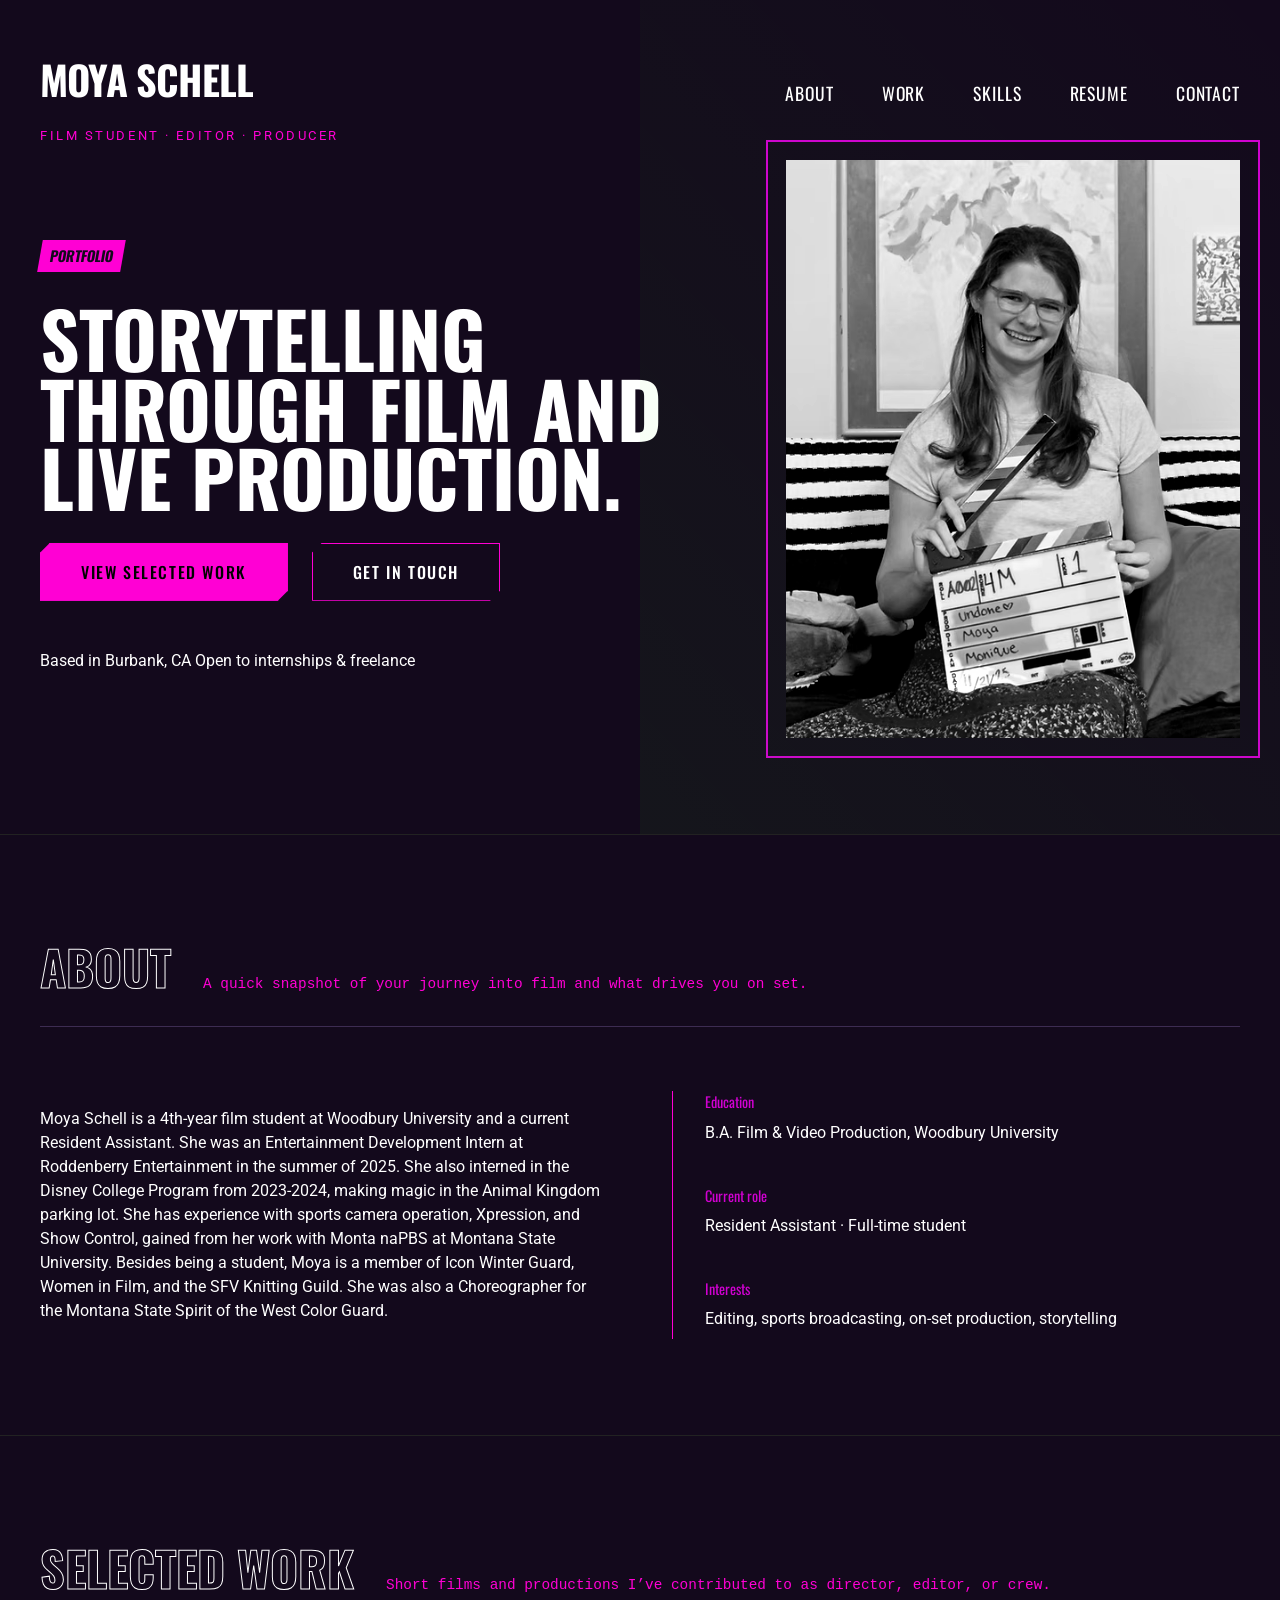
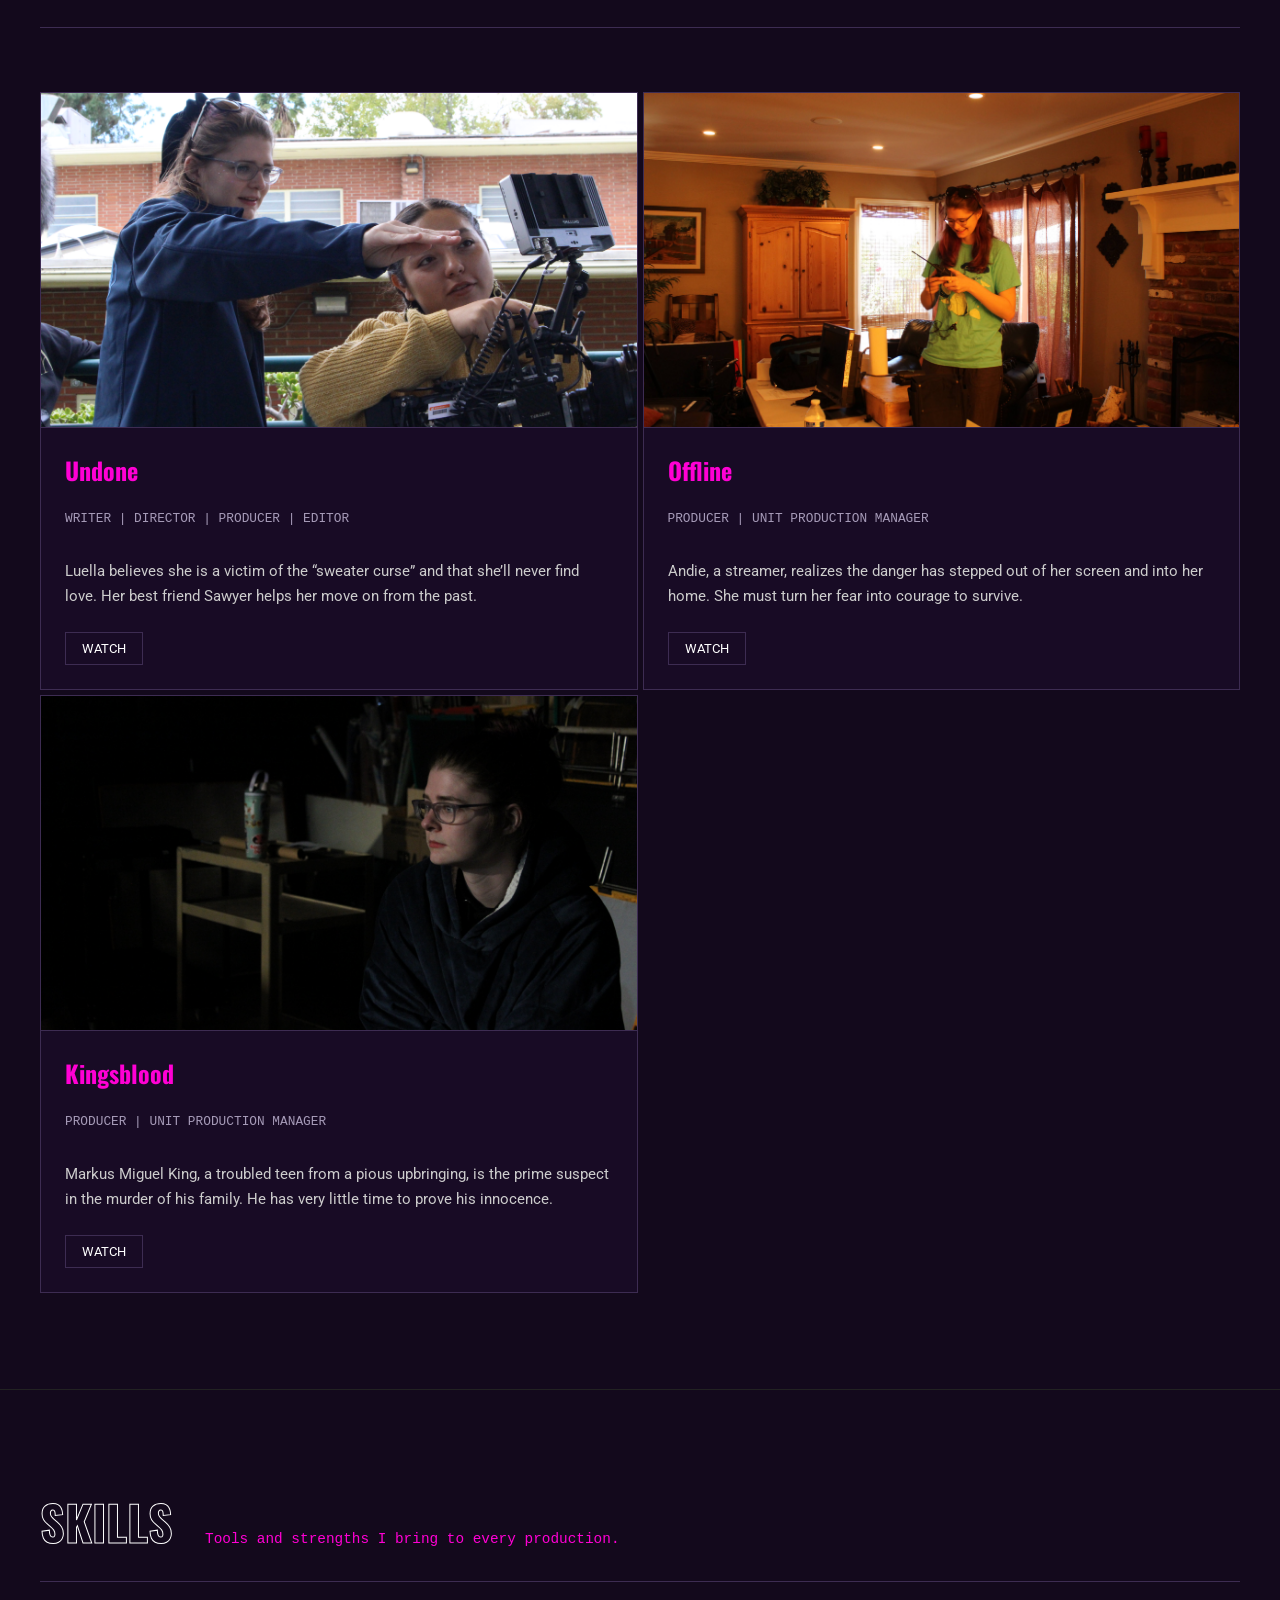
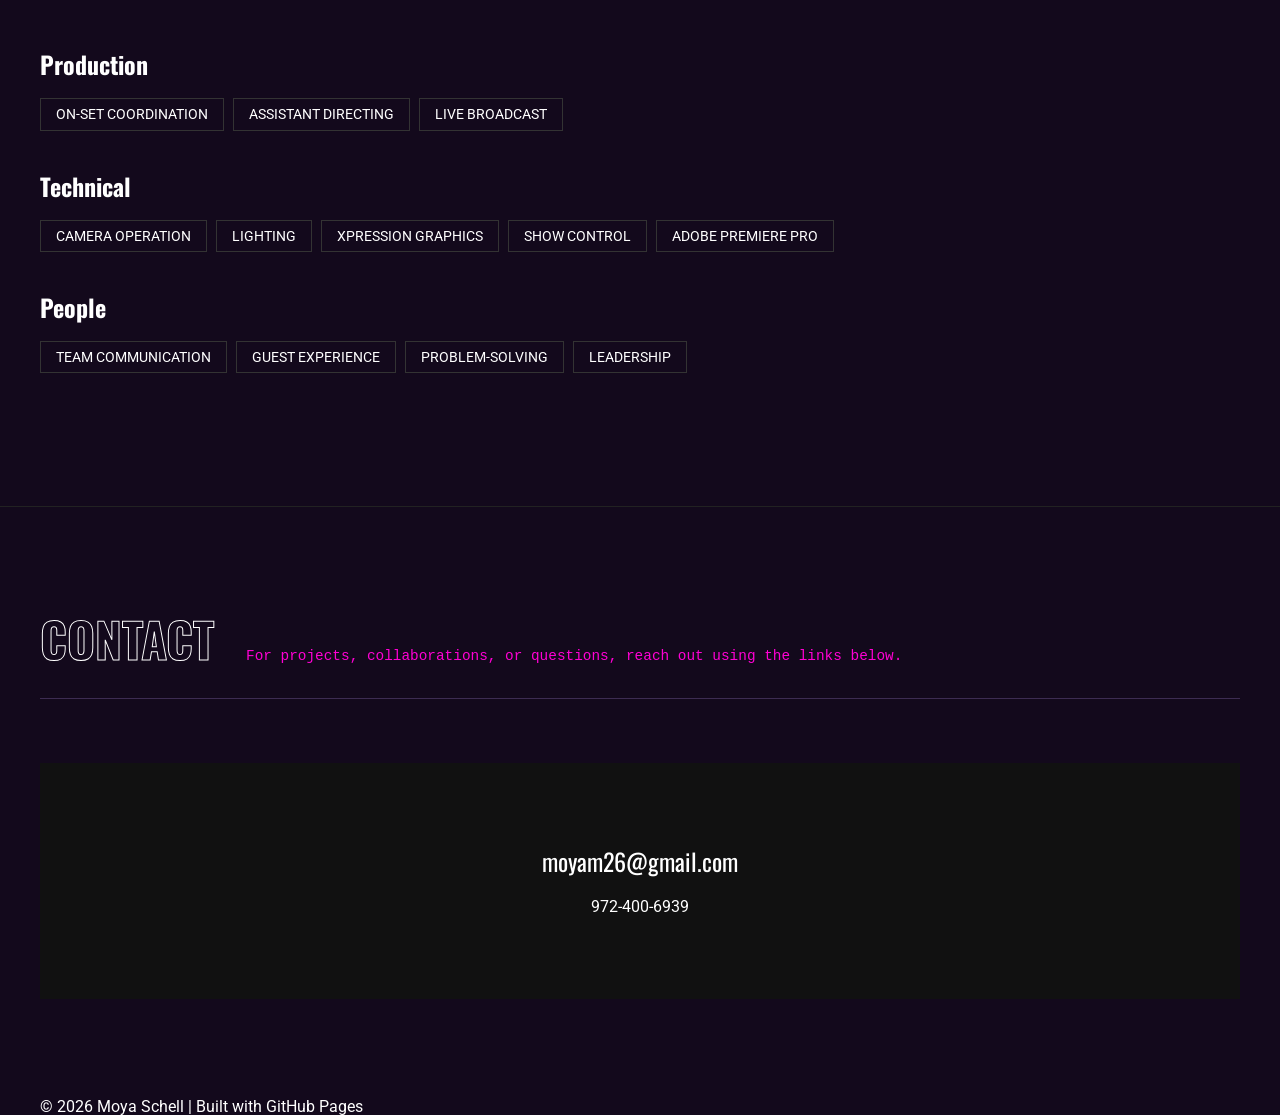
<file: index.html>
<!DOCTYPE html>
<html lang="en">

<head>
  <meta charset="UTF-8" />
  <meta name="viewport" content="width=device-width, initial-scale=1" />
  <title>Moya Schell | Film & Production</title>
  <meta name="description"
    content="Portfolio of Moya Schell, film student and production professional specializing in editing, camera work, and on-set production." />
  <link rel="stylesheet" href="styles.css" />
  <link rel="preconnect" href="https://fonts.googleapis.com">
  <link rel="preconnect" href="https://fonts.gstatic.com" crossorigin>
  <link
    href="https://fonts.googleapis.com/css2?family=Oswald:wght@500;700&family=Roboto:wght@300;400;500;700&display=swap"
    rel="stylesheet">
</head>

<body>
  <header class="site-header" id="top">
    <div class="container header-inner">
      <div class="brand-block">
        <div class="brand-initials">MS</div>
        <div class="brand-text">
          <h1 class="brand-name">Moya Schell</h1>
          <p class="brand-tagline">Film Student · Editor · Producer</p>
        </div>
      </div>
      <nav class="nav">
        <button class="nav-toggle" aria-label="Toggle navigation">
          <span></span><span></span>
        </button>
        <ul class="nav-links">
          <li><a href="#about">About</a></li>
          <li><a href="#projects">Work</a></li>
          <li><a href="#skills">Skills</a></li>
          <li><a href="#resume">Resume</a></li>
          <li><a href="#contact">Contact</a></li>
        </ul>
      </nav>
    </div>
  </header>

  <main>
    <!-- Hero -->
    <section class="hero">
      <div class="container hero-inner">
        <div class="hero-text">
          <p class="eyebrow">Portfolio</p>
          <h2>Storytelling through film and live production.</h2>
          <div class="hero-actions">
            <a href="#projects" class="btn primary">View Selected Work</a>
            <a href="#contact" class="btn ghost">Get in Touch</a>
          </div>
          <div class="hero-meta">
            <span>Based in Burbank, CA</span>
            <span>Open to internships & freelance</span>
          </div>
        </div>
        <div class="hero-image">
          <!-- Replace src with an exported headshot or still frame -->
          <div class="hero-photo-frame">
            <img src="assets/moya-headshot.jpg" alt="Moya Schell" />
          </div>
        </div>
      </div>
    </section>

    <!-- About -->
    <section class="section" id="about">
      <div class="container">
        <div class="section-header">
          <h3>About</h3>
          <p>A quick snapshot of your journey into film and what drives you on set.</p>
        </div>
        <div class="grid-2">
          <div>
            <p>
              Moya Schell is a 4th-year film student at Woodbury University and a current Resident Assistant. She was an
              Entertainment Development Intern at Roddenberry Entertainment in the summer of 2025. She also interned in
              the Disney College Program from 2023-2024, making magic in the Animal Kingdom parking lot. She has
              experience
              with sports camera operation, Xpression, and Show Control, gained from her work with Monta naPBS at
              Montana
              State University.

              Besides being a student, Moya is a member of Icon Winter Guard, Women in Film, and the SFV Knitting Guild.
              She was also a Choreographer for the Montana State Spirit of the West Color Guard.
            </p>
          </div>
          <div class="about-meta">
            <div class="meta-item">
              <span class="meta-label">Education</span>
              <span class="meta-value">B.A. Film & Video Production, Woodbury University</span>
            </div>
            <div class="meta-item">
              <span class="meta-label">Current role</span>
              <span class="meta-value">Resident Assistant · Full-time student</span>
            </div>
            <div class="meta-item">
              <span class="meta-label">Interests</span>
              <span class="meta-value">Editing, sports broadcasting, on-set production, storytelling</span>
            </div>
          </div>
        </div>
      </div>
    </section>

    <!-- Experience -->
    <!--section class="section alt" id="experience">
      <div class="container">
        <div class="section-header">
          <h3>Experience</h3>
          <p>Professional and on‑set roles that shaped how I work with crews and audiences.</p>
        </div>

        <div class="timeline">
          <article class="timeline-item">
            <div class="timeline-meta">
              <span class="timeline-title">Resident Assistant</span>
              <span class="timeline-org">Woodbury University</span>
            </div>
            <div class="timeline-body">
              <span class="timeline-dates">Jan 2025 – Present</span>
              <p>
                Insert 2–3 bullet‑style sentences about leadership, conflict resolution,
                community building, and event planning relevant to production.
              </p>
            </div>
          </article>

          <article class="timeline-item">
            <div class="timeline-meta">
              <span class="timeline-title">Video Production Assistant</span>
              <span class="timeline-org">MontanaPBS / ESPN+</span>
            </div>
            <div class="timeline-body">
              <span class="timeline-dates">Nov 2021 – Dec 2022</span>
              <p>
                Describe work on live sports broadcasts: camera operation, graphics (Xpression),
                research, and collaborating with the control room under time pressure.
              </p>
            </div>
          </article>

          <article class="timeline-item">
            <div class="timeline-meta">
              <span class="timeline-title">Parking Operations</span>
              <span class="timeline-org">Walt Disney World</span>
            </div>
            <div class="timeline-body">
              <span class="timeline-dates">Jan 2023 – Jan 2024</span>
              <p>
                Highlight guest interaction, safety, communication, and working in a
                fast‑paced environment that translates well to film sets.
              </p>
            </div>
          </article>

        </div>
      </div>
    </section-->

    <!-- Projects / Work -->
    <section class="section" id="projects">
      <div class="container">
        <div class="section-header">
          <h3>Selected Work</h3>
          <p>Short films and productions I’ve contributed to as director, editor, or crew.</p>
        </div>

        <div class="projects-grid">
          <!-- Undone -->
          <article class="project-card">
            <div class="project-thumb">
              <img src="assets/undone.jpg" alt="Undone - Film Still" />
            </div>
            <div class="project-body">
              <h4>Undone</h4>
              <p class="project-role">Writer | Director | Producer | Editor</p>
              <p class="project-description">
                Luella believes she is a victim of the “sweater curse” and that she’ll never find love. Her best friend
                Sawyer helps her move on from the past.
              </p>
              <div class="project-links">
                <a href="#">Watch</a>
              </div>
            </div>
          </article>

          <!-- Offline -->
          <article class="project-card">
            <div class="project-thumb">
              <img src="assets/offline.jpg" alt="Offline - Film Still" />
            </div>
            <div class="project-body">
              <h4>Offline</h4>
              <p class="project-role">Producer | Unit Production Manager</p>
              <p class="project-description">
                Andie, a streamer, realizes the danger has stepped out of her screen and into her home. She must turn
                her
                fear into courage to survive.
              </p>
              <div class="project-links">
                <a href="#">Watch</a>
              </div>
            </div>
          </article>

          <!-- Kingsblood -->
          <article class="project-card">
            <div class="project-thumb">
              <img src="assets/kingsblood.jpg" alt="Kingsblood - Film Still" />
            </div>
            <div class="project-body">
              <h4>Kingsblood</h4>
              <p class="project-role">Producer | Unit Production Manager</p>
              <p class="project-description">
                Markus Miguel King, a troubled teen from a pious upbringing, is the prime suspect in the murder of his
                family. He has very little time to prove his innocence.
              </p>
              <div class="project-links">
                <a href="#">Watch</a>
              </div>
            </div>
          </article>
        </div>
      </div>
    </section>

    <!-- Skills -->
    <section class="section alt" id="skills">
      <div class="container">
        <div class="section-header">
          <h3>Skills</h3>
          <p>Tools and strengths I bring to every production.</p>
        </div>
        <div class="grid-3">
          <div class="pill-group">
            <h4>Production</h4>
            <div class="pill-row">
              <span class="pill">On‑set coordination</span>
              <span class="pill">Assistant directing</span>
              <span class="pill">Live broadcast</span>
            </div>
          </div>
          <div class="pill-group">
            <h4>Technical</h4>
            <div class="pill-row">
              <span class="pill">Camera operation</span>
              <span class="pill">Lighting</span>
              <span class="pill">Xpression graphics</span>
              <span class="pill">Show Control</span>
              <span class="pill">Adobe Premiere Pro</span>
            </div>
          </div>
          <div class="pill-group">
            <h4>People</h4>
            <div class="pill-row">
              <span class="pill">Team communication</span>
              <span class="pill">Guest experience</span>
              <span class="pill">Problem‑solving</span>
              <span class="pill">Leadership</span>
            </div>
          </div>
        </div>
      </div>
    </section>

    <!-- Contact -->
    <section class="section" id="contact">
      <div class="container">
        <div class="section-header">
          <h3>Contact</h3>
          <p>For projects, collaborations, or questions, reach out using the links below.</p>
        </div>
        <div class="contact-grid">
          <div>
          </div>
          <div class="contact-details">
            <a href="mailto:moyam26@gmail.com" class="contact-link">moyam26@gmail.com</a>
            <p>972-400-6939</p>
          </div>
        </div>
      </div>
    </section>
  </main>

  <footer class="site-footer">
    <div class="container footer-inner">
      <span>© <span id="year"></span> Moya Schell</span>
      <span> | Built with GitHub Pages</span>
    </div>
  </footer>

  <script src="scripts.js"></script>
</body>

</html>
</file>
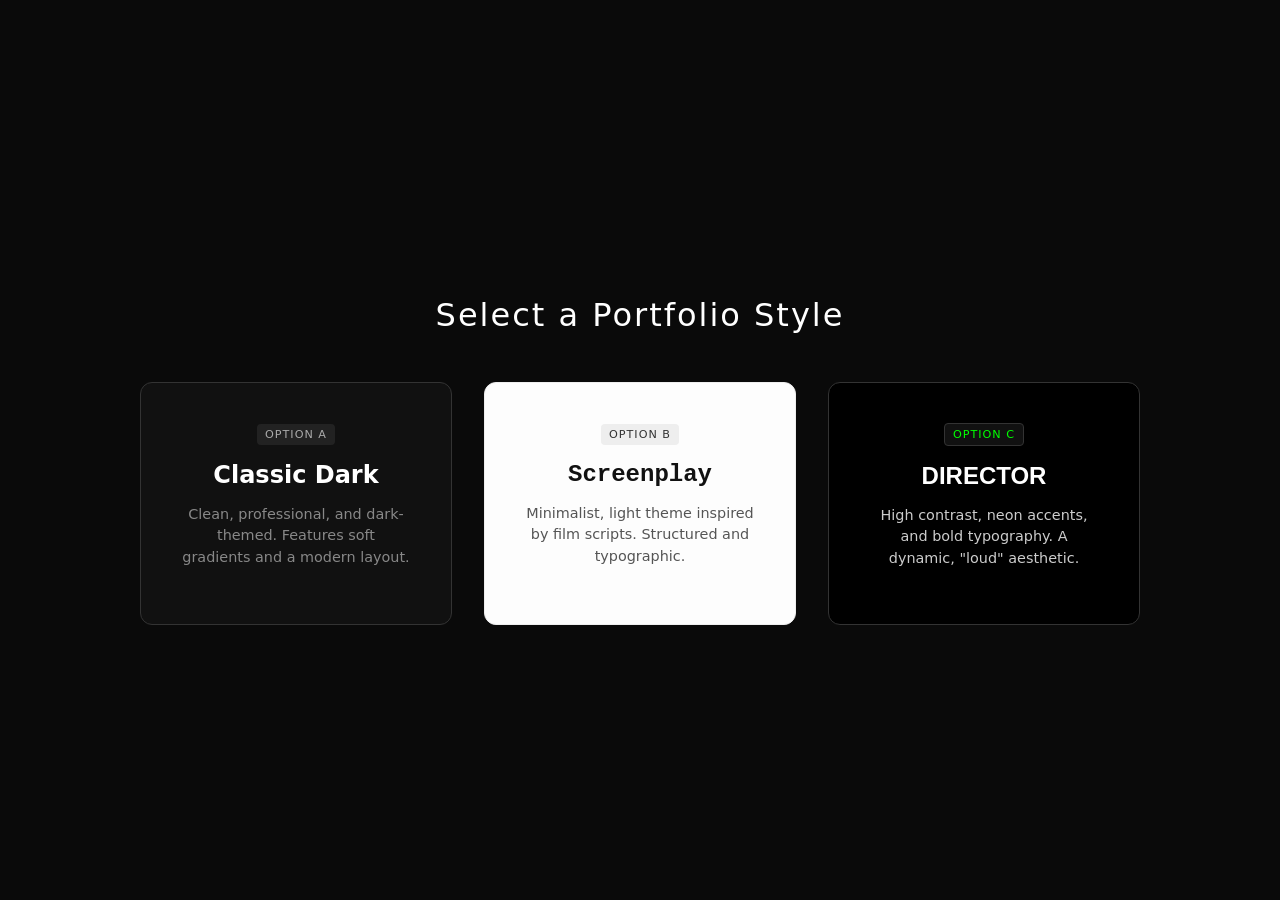
<file: menu.html>
<!DOCTYPE html>
<html lang="en">

<head>
  <meta charset="UTF-8">
  <meta name="viewport" content="width=device-width, initial-scale=1.0">
  <title>Portfolio Concepts | Moya Schell</title>
  <style>
    body {
      margin: 0;
      background: #0a0a0a;
      color: white;
      font-family: system-ui, -apple-system, sans-serif;
      display: flex;
      flex-direction: column;
      align-items: center;
      justify-content: center;
      min-height: 100vh;
      text-align: center;
    }

    h1 {
      margin-bottom: 3rem;
      font-weight: 300;
      letter-spacing: 2px;
    }

    .grid {
      display: grid;
      grid-template-columns: repeat(auto-fit, minmax(280px, 1fr));
      gap: 2rem;
      width: min(1000px, 100% - 4rem);
    }

    .card {
      display: block;
      padding: 2.5rem;
      text-decoration: none;
      border: 1px solid #333;
      border-radius: 12px;
      transition: all 0.2s ease;
      background: #111;
    }

    .card:hover {
      transform: translateY(-5px);
      border-color: #777;
      background: #1a1a1a;
    }

    h2 {
      margin: 0 0 0.5rem;
      font-size: 1.5rem;
      color: #fff;
    }

    p {
      color: #888;
      font-size: 0.9rem;
      line-height: 1.5;
    }

    .tag {
      display: inline-block;
      font-size: 0.7rem;
      text-transform: uppercase;
      letter-spacing: 1px;
      padding: 4px 8px;
      border-radius: 4px;
      margin-bottom: 1rem;
      background: #222;
      color: #aaa;
    }
  </style>
</head>

<body>

  <h1>Select a Portfolio Style</h1>

  <div class="grid">
    <a href="portfolio-a.html" class="card">
      <span class="tag">Option A</span>
      <h2>Classic Dark</h2>
      <p>Clean, professional, and dark-themed. Features soft gradients and a modern layout.</p>
    </a>

    <a href="portfolio-b.html" class="card" style="background: #fdfdfd; border-color: #eee;">
      <span class="tag" style="background:#eee; color:#333;">Option B</span>
      <h2 style="color: #111; font-family: 'Courier New', monospace;">Screenplay</h2>
      <p style="color: #555;">Minimalist, light theme inspired by film scripts. Structured and typographic.</p>
    </a>

    <a href="portfolio-c.html" class="card" style="background: #000; border: 1px solid #333;">
      <span class="tag" style="background:#111; color:#0f0; border:1px solid #333;">Option C</span>
      <h2 style="color: #fff; font-family: 'Impact', sans-serif; text-transform: uppercase;">Director</h2>
      <p style="color: #ccc;">High contrast, neon accents, and bold typography. A dynamic, "loud" aesthetic.</p>
    </a>
  </div>

</body>

</html>
</file>
<file: styles.css>
:root {
  --bg: #13091c;
  /* Dark Purple */
  --bg-alt: #1e0e2e;
  /* Slightly lighter purple */
  --text: #ffffff;
  --accent: #ff00d4;
  /* Neon Pink */
  --accent-secondary: #d100d1;
  /* Magenta/Purple Accent */
  --muted: #a69bb8;
  --border: #3d2c52;
  --nav-height: 90px;
}

/* Reset / base */
*,
*::before,
*::after {
  box-sizing: border-box;
}

html {
  scroll-behavior: smooth;
}

body {
  margin: 0;
  font-family: "Roboto", sans-serif;
  background: var(--bg);
  color: var(--text);
  line-height: 1.5;
  overflow-x: hidden;
}

img {
  max-width: 100%;
  display: block;
}

a {
  color: inherit;
  text-decoration: none;
}

.container {
  width: min(1200px, 100% - 2rem);
  margin: 0 auto;
}

/* Header */
.site-header {
  position: absolute;
  top: 0;
  width: 100%;
  z-index: 50;
  background: transparent;
  padding-top: 2rem;
}

.header-inner {
  display: flex;
  align-items: center;
  justify-content: space-between;
}

.brand-block {
  display: flex;
  flex-direction: column;
}

.brand-initials {
  display: none;
}

/* Hide initials */

.brand-name {
  font-family: "Oswald", sans-serif;
  font-size: 2.5rem;
  letter-spacing: -0.02em;
  text-transform: uppercase;
  line-height: 1;
}

.brand-tagline {
  font-size: 0.8rem;
  letter-spacing: 0.2em;
  text-transform: uppercase;
  color: var(--accent);
}

/* Nav */
.nav-links {
  list-style: none;
  display: flex;
  gap: 3rem;
  padding: 0;
}

.nav-links a {
  font-family: "Oswald", sans-serif;
  text-transform: uppercase;
  font-size: 1.1rem;
  letter-spacing: 0.05em;
  position: relative;
}

.nav-links a::after {
  content: '';
  display: block;
  width: 0;
  height: 2px;
  background: var(--accent);
  transition: width 0.3s cubic-bezier(0.19, 1, 0.22, 1);
}

.nav-links a:hover::after {
  width: 100%;
}

.nav-toggle {
  display: none;
}

/* Hero */
.hero {
  padding: 10rem 0 6rem;
  min-height: 90vh;
  display: flex;
  align-items: center;
  position: relative;
}

/* Background element */
.hero::before {
  content: '';
  position: absolute;
  top: 0;
  right: 0;
  width: 50%;
  height: 100%;
  background: linear-gradient(45deg, rgba(57, 255, 20, 0.05), transparent);
  pointer-events: none;
}

.hero-inner {
  display: grid;
  grid-template-columns: 1.5fr 1fr;
  gap: 4rem;
  align-items: center;
}

.eyebrow {
  display: inline-block;
  background: var(--accent);
  color: var(--bg);
  padding: 5px 10px;
  font-family: "Oswald", sans-serif;
  text-transform: uppercase;
  font-weight: 700;
  font-size: 0.9rem;
  margin-bottom: 2rem;
  transform: skewX(-10deg);
}

.hero h2 {
  font-family: "Oswald", sans-serif;
  font-size: clamp(3rem, 6vw, 5.5rem);
  line-height: 0.9;
  text-transform: uppercase;
  margin: 0 0 2rem;
}

.hero-subtitle {
  font-size: 1.1rem;
  max-width: 32rem;
  margin-bottom: 3rem;
  border-left: 2px solid var(--accent);
  padding-left: 1rem;
  color: #ccc;
}

.hero-actions {
  display: flex;
  gap: 1.5rem;
  margin-bottom: 3rem;
}

.btn {
  display: inline-block;
  padding: 1rem 2.5rem;
  font-family: "Oswald", sans-serif;
  text-transform: uppercase;
  letter-spacing: 0.1em;
  font-weight: 500;
  cursor: pointer;
  border: 1px solid var(--accent);
  transition: all 0.2s ease;
  clip-path: polygon(10px 0, 100% 0, 100% calc(100% - 10px), calc(100% - 10px) 100%, 0 100%, 0 10px);
}

.btn.primary {
  background: var(--accent);
  color: #000;
  box-shadow: 0 0 20px rgba(57, 255, 20, 0.3);
}

.btn.primary:hover {
  background: transparent;
  color: var(--accent);
  box-shadow: 0 0 40px rgba(57, 255, 20, 0.6);
}

.btn.ghost {
  color: var(--text);
}

.btn.ghost:hover {
  background: rgba(255, 255, 255, 0.1);
}

.hero-photo-frame {
  position: relative;
}

.hero-photo-frame::after {
  content: '';
  position: absolute;
  inset: -20px;
  border: 2px solid var(--accent-secondary);
  z-index: -1;
}

.hero-photo-frame img {
  filter: contrast(1.2) grayscale(100%);
  transition: filter 0.4s ease;
}

.hero-photo-frame:hover img {
  filter: contrast(1.1) grayscale(0%);
}


/* Section shared */
.section {
  padding: 6rem 0;
  border-top: 1px solid #222;
}

.section-header {
  display: flex;
  align-items: baseline;
  gap: 2rem;
  margin-bottom: 4rem;
  border-bottom: 1px solid var(--border);
  padding-bottom: 1rem;
}

.section-header h3 {
  font-family: "Oswald", sans-serif;
  font-size: 3rem;
  margin: 0;
  text-transform: uppercase;
  color: transparent;
  -webkit-text-stroke: 1px var(--text);
}

.section-header p {
  color: var(--accent);
  font-family: "Roboto Mono", monospace;
  font-size: 0.9rem;
}


/* About - Blocky layout */
.grid-2 {
  display: grid;
  grid-template-columns: 1fr 1fr;
  gap: 4rem;
}

.about-meta {
  display: grid;
  gap: 2rem;
  border-left: 1px solid var(--accent);
  padding-left: 2rem;
}

.meta-label {
  display: block;
  font-family: "Oswald", sans-serif;
  color: var(--accent-secondary);
  margin-bottom: 0.5rem;
  font-size: 0.9rem;
}

/* Timeline/Experience */
.timeline {
  display: grid;
  gap: 0;
}

.timeline-item {
  display: grid;
  grid-template-columns: 200px 1fr;
  padding: 2rem 0;
  border-bottom: 1px solid #222;
  transition: background 0.2s ease;
}

.timeline-item:hover {
  background: rgba(255, 255, 255, 0.03);
}

.timeline-dates {
  font-family: "Roboto Mono", monospace;
  color: var(--accent);
  font-size: 0.85rem;
}

.timeline-title {
  display: block;
  font-size: 1.5rem;
  font-family: "Oswald", sans-serif;
  margin-bottom: 0.3rem;
}

/* Projects - Magazine style */
.projects-grid {
  display: grid;
  grid-template-columns: repeat(2, 1fr);
  gap: 5px;
  /* Tight grid */
}

.project-card {
  display: flex;
  flex-direction: column;
  background: rgba(30, 14, 46, 0.5);
  /* Semi-transparent bg-alt */
  border: 1px solid var(--border);
  transition: transform 0.3s ease, border-color 0.3s ease;
}

.project-card:hover {
  border-color: var(--accent);
  transform: translateY(-5px);
}

.project-thumb {
  aspect-ratio: 16/9;
  width: 100%;
  overflow: hidden;
  border-bottom: 1px solid var(--border);
}

.project-thumb img {
  width: 100%;
  height: 100%;
  object-fit: cover;
  transition: transform 0.5s ease;
}

.project-card:hover .project-thumb img {
  transform: scale(1.05);
}

.project-body {
  padding: 1.5rem;
  display: flex;
  flex-direction: column;
  gap: 0.5rem;
}

.project-card:hover .project-body {
  opacity: 1;
  /* Keep opacity 1 always, but just ensuring no conflict */
}

.project-body h4 {
  font-family: "Oswald", sans-serif;
  font-size: 1.5rem;
  margin: 0;
  color: var(--accent);
}

.project-role {
  font-family: "Roboto Mono", monospace;
  font-size: 0.8rem;
  color: var(--muted);
  text-transform: uppercase;
  margin-bottom: 0.5rem;
}

.project-description {
  font-size: 0.95rem;
  color: #ccc;
  margin-bottom: 1rem;
  line-height: 1.6;
}

.project-links {
  margin-top: auto;
}

.project-links a {
  display: inline-block;
  border: 1px solid var(--border);
  padding: 6px 16px;
  font-size: 0.8rem;
  text-transform: uppercase;
  color: var(--text);
  transition: all 0.2s ease;
}

.project-links a:hover {
  background: white;
  color: black;
}

/* Skills */
.pill-group {
  margin-bottom: 2rem;
}

.pill-group h4 {
  font-family: "Oswald", sans-serif;
  font-size: 1.5rem;
  margin-bottom: 1rem;
}

.pill {
  display: inline-block;
  border: 1px solid #333;
  padding: 5px 15px;
  margin: 0 5px 5px 0;
  font-size: 0.85rem;
  text-transform: uppercase;
}

.pill:hover {
  border-color: var(--accent);
  color: var(--accent);
}

/* Contact */
.contact-grid {
  display: grid;
  grid-template-columns: 1fr;
  text-align: center;
  background: #111;
  padding: 4rem;
}

.contact-details a {
  display: block;
  font-size: 1.5rem;
  margin: 1rem 0;
  font-family: "Oswald", sans-serif;
}

.contact-details a:hover {
  color: var(--accent);
}


/* Responsive */
@media (max-width: 800px) {
  .hero h2 {
    font-size: 3.5rem;
  }

  .hero-inner,
  .grid-2,
  .timeline-item {
    grid-template-columns: 1fr;
  }

  .section-header {
    flex-direction: column;
    gap: 0.5rem;
  }
}
</file>
